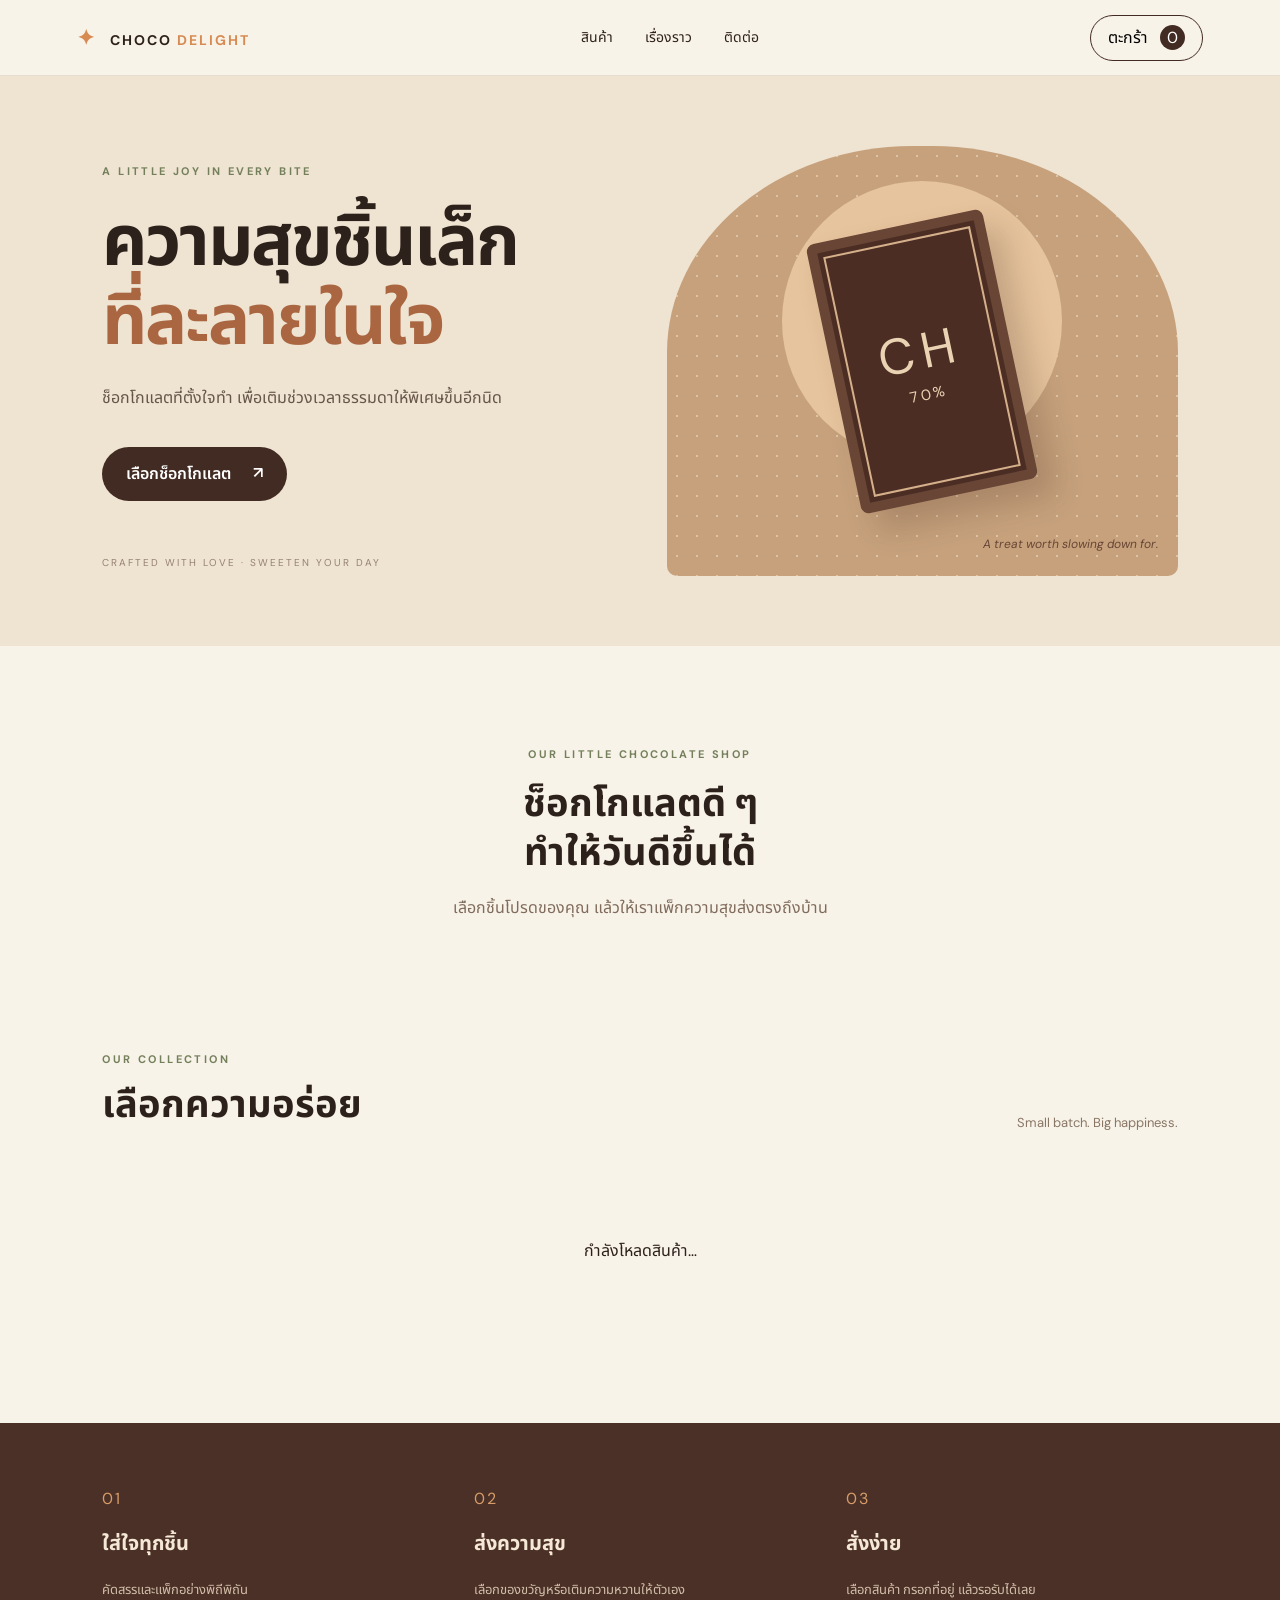
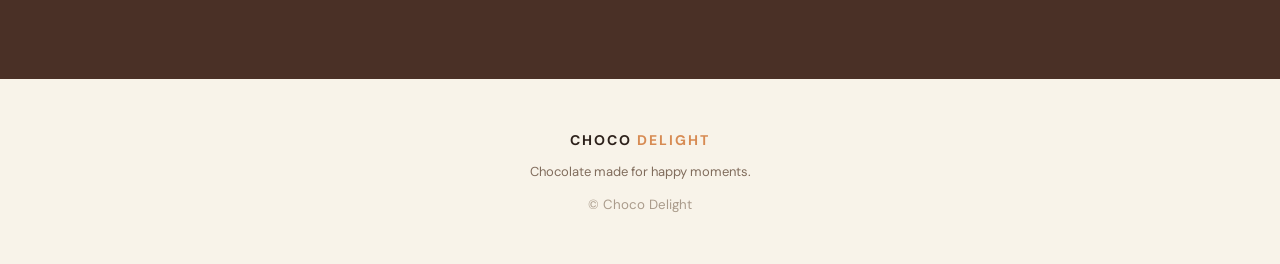
<file: index.html>
<!DOCTYPE html>
<html lang="th">
<head>
  <meta charset="UTF-8"><meta name="viewport" content="width=device-width, initial-scale=1">
  <title>Choco Delight | Chocolate made for happy moments</title>
  <meta name="description" content="เลือกช็อกโกแลตแสนอร่อยจาก Choco Delight">
  <link rel="stylesheet" href="style.css">
</head>
<body>
<header class="topbar"><a class="brand" href="#home"><span class="brand-mark">✦</span> CHOCO <span>DELIGHT</span></a><nav><a href="#products">สินค้า</a><a href="#story">เรื่องราว</a><a href="#footer">ติดต่อ</a></nav><button class="cart-btn" id="open-cart">ตะกร้า <span id="cart-count">0</span></button></header>
<main>
<section class="hero" id="home"><div class="hero-copy"><p class="eyebrow">A LITTLE JOY IN EVERY BITE</p><h1>ความสุขชิ้นเล็ก<br><em>ที่ละลายในใจ</em></h1><p>ช็อกโกแลตที่ตั้งใจทำ เพื่อเติมช่วงเวลาธรรมดาให้พิเศษขึ้นอีกนิด</p><a class="button dark" href="#products">เลือกช็อกโกแลต <span>↗</span></a><div class="hero-note">CRAFTED WITH LOVE · SWEETEN YOUR DAY</div></div><div class="hero-art"><div class="sun"></div><div class="hero-chocolate">CH<br><small>70%</small></div><div class="hero-caption">A treat worth slowing down for.</div></div></section>
<section class="intro" id="story"><p class="eyebrow">OUR LITTLE CHOCOLATE SHOP</p><h2>ช็อกโกแลตดี ๆ<br>ทำให้วันดีขึ้นได้</h2><p>เลือกชิ้นโปรดของคุณ แล้วให้เราแพ็กความสุขส่งตรงถึงบ้าน</p></section>
<section class="products-section" id="products"><div class="section-heading"><div><p class="eyebrow">OUR COLLECTION</p><h2>เลือกความอร่อย</h2></div><p>Small batch. Big happiness.</p></div><div id="product-grid" class="product-grid"><div class="loading">กำลังโหลดสินค้า…</div></div></section>
<section class="promise"><div><span>01</span><h3>ใส่ใจทุกชิ้น</h3><p>คัดสรรและแพ็กอย่างพิถีพิถัน</p></div><div><span>02</span><h3>ส่งความสุข</h3><p>เลือกของขวัญหรือเติมความหวานให้ตัวเอง</p></div><div><span>03</span><h3>สั่งง่าย</h3><p>เลือกสินค้า กรอกที่อยู่ แล้วรอรับได้เลย</p></div></section>
</main><footer id="footer"><a class="brand" href="#home">CHOCO <span>DELIGHT</span></a><p>Chocolate made for happy moments.</p><small>© Choco Delight</small></footer>
<div class="overlay" id="cart-overlay" hidden><aside class="drawer"><button class="close" id="close-cart">×</button><p class="eyebrow">YOUR ORDER</p><h2>ตะกร้าสินค้า</h2><div id="cart-items"></div><div class="cart-total"><span>ยอดรวม</span><strong id="cart-total">฿0</strong></div><button class="button dark full" id="checkout-btn">ดำเนินการสั่งซื้อ</button></aside></div>
<div class="overlay" id="checkout-overlay" hidden><section class="modal"><button class="close" id="close-checkout">×</button><p class="eyebrow">DELIVERY DETAILS</p><h2>ข้อมูลสำหรับจัดส่ง</h2><form id="checkout-form"><label>ชื่อผู้รับ<input name="name" required autocomplete="name"></label><label>เบอร์โทรศัพท์<input name="phone" required type="tel" autocomplete="tel"></label><label>ที่อยู่จัดส่ง<textarea name="address" required rows="3" autocomplete="street-address"></textarea></label><label>รหัสไปรษณีย์<input name="postcode" required inputmode="numeric"></label><label>หมายเหตุ<textarea name="note" rows="2"></textarea></label><button class="button dark full" type="submit">ยืนยันคำสั่งซื้อ</button></form><p id="checkout-status" class="status"></p></section></div>
<script src="script.js"></script></body></html>
</file>
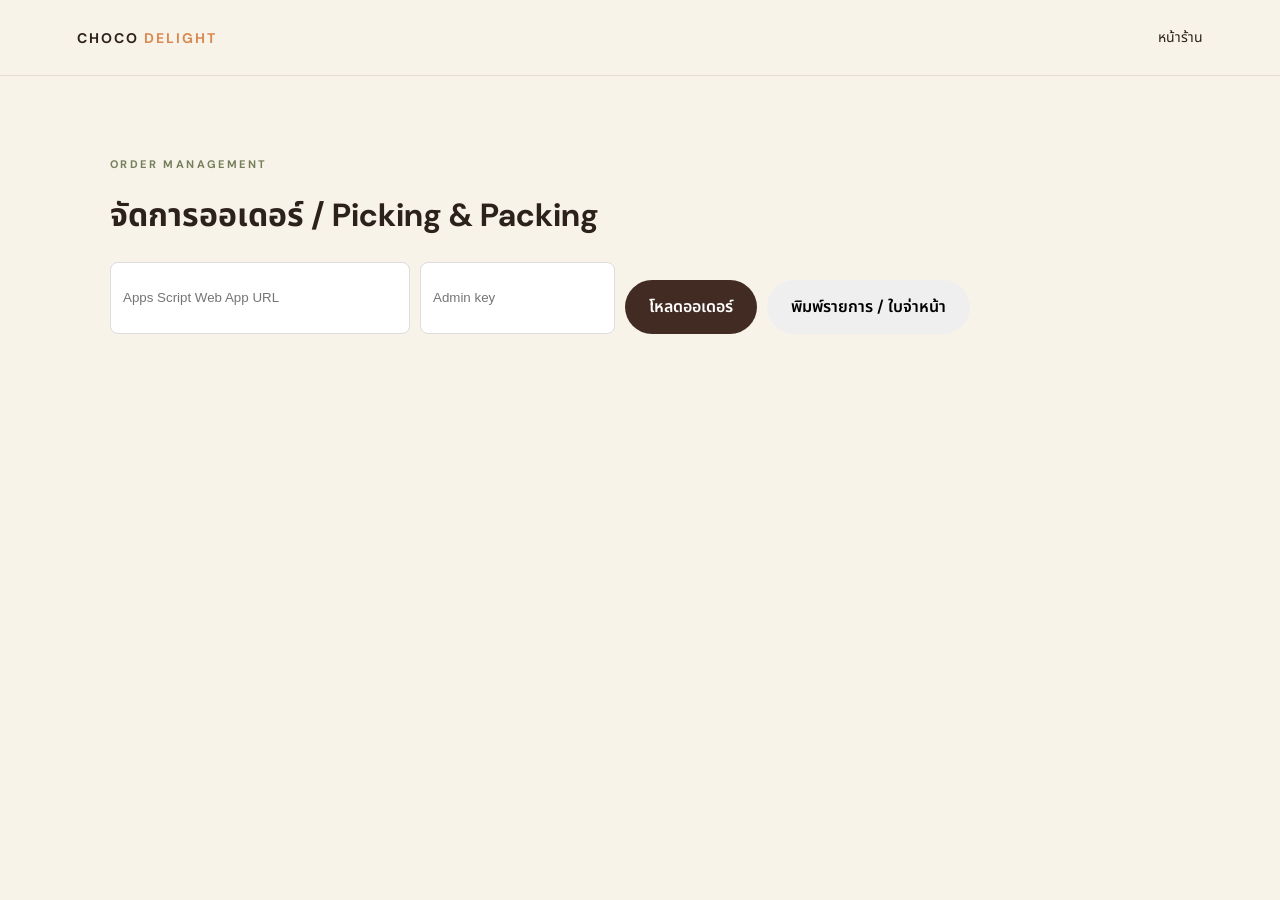
<file: admin.html>
<!doctype html><html lang="th"><head><meta charset="utf-8"><meta name="viewport" content="width=device-width,initial-scale=1"><title>Choco Delight | Order Admin</title><link rel="stylesheet" href="style.css"><style>.admin{max-width:1100px;margin:50px auto;padding:20px}.admin table{width:100%;border-collapse:collapse;background:#fffaf2}.admin th,.admin td{padding:12px;text-align:left;border-bottom:1px solid #ddd;vertical-align:top}.admin th{background:#e8d6c3}.admin input{padding:12px;border:1px solid #ddd;border-radius:8px}.admin button{cursor:pointer}.order-items{font-size:13px;color:#6e5a49}.toolbar{display:flex;gap:10px;flex-wrap:wrap;margin:20px 0}.status-select{padding:8px;border-radius:8px}.label-card{border:1px solid #333;padding:20px;margin:15px 0;max-width:380px;background:white;color:#111}.label-card .big{font-size:22px;font-weight:bold}@media print{.topbar,.toolbar,.hide-print{display:none!important}.admin{margin:0;padding:0}.label-card{break-inside:avoid}}</style></head><body><header class="topbar"><a class="brand" href="index.html">CHOCO <span>DELIGHT</span></a><nav><a href="index.html">หน้าร้าน</a></nav></header><main class="admin"><p class="eyebrow">ORDER MANAGEMENT</p><h1>จัดการออเดอร์ / Picking & Packing</h1><div class="toolbar hide-print"><input id="gas" placeholder="Apps Script Web App URL" style="min-width:300px"><input id="key" placeholder="Admin key"><button class="button dark" id="load">โหลดออเดอร์</button><button class="button" onclick="window.print()">พิมพ์รายการ / ใบจ่าหน้า</button></div><div id="status"></div><div id="orders"></div><div id="labels"></div></main><script>
const $=s=>document.querySelector(s);let orders=[],details=[];$('#load').onclick=load;async function load(){const u=$('#gas').value.trim(),k=$('#key').value.trim();if(!u||!k){$('#status').textContent='กรุณาใส่ URL และ Admin key';return;}$('#status').textContent='กำลังโหลด';try{const [a,b]=await Promise.all([fetch(u+'?action=orders&key='+encodeURIComponent(k)).then(r=>r.json()),fetch(u+'?action=orderitems&key='+encodeURIComponent(k)).then(r=>r.json())]);if(a.message==='Unauthorized'||b.message==='Unauthorized')throw Error('Admin key ไม่ถูกต้อง');orders=a.orders||[];details=b.items||[];render();$('#status').textContent='โหลดข้อมูลแล้ว';}catch(e){$('#status').textContent='โหลดไม่สำเร็จ: '+e.message;}}
function esc(s){return String(s??'').replace(/[&<>"']/g,c=>({'&':'&amp;','<':'&lt;','>':'&gt;','"':'&quot;',"'":'&#39;'}[c]));}function fmt(n){return '฿'+Number(n||0).toLocaleString('th-TH');}
function render(){const rows=orders.map(o=>{const items=details.filter(x=>x.Order_ID===o.Order_ID);const list=items.map(i=>`${esc(i.Product_Name)} (${esc(i.SKU)}) × ${i.Quantity}`).join('<br>');return `<tr><td><b>${esc(o.Order_ID)}</b><br>${new Date(o.Created_At).toLocaleString('th-TH')}</td><td>${esc(o.Customer_Name)}<br>${esc(o.Phone)}<br>${esc(o.Address)} ${esc(o.Postcode)}<br>${esc(o.Note)}</td><td class="order-items">${list}</td><td>${fmt(o.Total)}</td><td><select class="status-select" onchange="update('${esc(o.Order_ID)}',this.value)">${['Pending','Picking','Packed','Shipped','Cancelled'].map(s=>`<option ${s===o.Status?'selected':''}>${s}</option>`).join('')}</select></td><td><button onclick="label('${esc(o.Order_ID)}')">ใบจ่าหน้า</button></td></tr>`}).join('');$('#orders').innerHTML=orders.length?`<table><thead><tr><th>Order</th><th>ผู้รับ</th><th>รายการหยิบ</th><th>ยอด</th><th>สถานะ</th><th>เอกสาร</th></tr></thead><tbody>${rows}</tbody></table>`:'<p>ไม่มีคำสั่งซื้อ</p>';}
async function update(id,status){const u=$('#gas').value,k=$('#key').value;try{let r=await fetch(u,{method:'POST',headers:{'Content-Type':'text/plain;charset=utf-8'},body:JSON.stringify({action:'updateStatus',orderId:id,status,key:k})});let d=await r.json();if(!d.success)throw Error(d.message||'error');$('#status').textContent='ปรับสถานะแล้ว';}catch(e){$('#status').textContent='ปรับสถานะไม่สำเร็จ: '+e.message;}}
function label(id){const o=orders.find(x=>x.Order_ID===id);if(!o)return;$('#labels').innerHTML=`<div class="label-card"><small>CHOCO DELIGHT · SHIPPING LABEL</small><hr><div class="big">${esc(o.Customer_Name)}</div><p>${esc(o.Phone)}</p><p>${esc(o.Address)}</p><p>รหัสไปรษณีย์: ${esc(o.Postcode)}</p><p>Order: ${esc(o.Order_ID)}</p></div>`;window.scrollTo(0,$('#labels').offsetTop);}
</script></body></html>
</file>
<file: style.css>
@import url('https://fonts.googleapis.com/css2?family=DM+Sans:wght@400;500;600;700&family=Noto+Sans+Thai:wght@300;400;500;600&display=swap');
:root{--cream:#f8f3e9;--brown:#422b22;--cocoa:#76503d;--orange:#d78b53;--green:#74805b;--ink:#2d211b}*{box-sizing:border-box}body{margin:0;background:var(--cream);color:var(--ink);font-family:'DM Sans','Noto Sans Thai',sans-serif}a{color:inherit;text-decoration:none}.topbar{height:76px;padding:0 6%;display:flex;align-items:center;justify-content:space-between;border-bottom:1px solid #e6ddcf;background:#f8f3e9;position:sticky;top:0;z-index:5}.brand{font-weight:700;letter-spacing:2px;font-size:14px}.brand span{color:var(--orange)}.brand-mark{color:var(--orange);font-size:21px;margin-right:8px}.topbar nav{display:flex;gap:32px;font-size:14px}.cart-btn{border:1px solid var(--brown);background:transparent;border-radius:30px;padding:10px 17px;cursor:pointer;font:inherit}.cart-btn span{background:var(--brown);color:white;border-radius:50%;padding:2px 7px;margin-left:8px}.hero{min-height:570px;display:grid;grid-template-columns:1fr 1fr;padding:60px 8%;gap:5%;align-items:center;background:#efe3d2}.hero-copy{max-width:500px}.eyebrow{letter-spacing:2.4px;font-size:11px;color:var(--green);font-weight:700}.hero h1{font-size:clamp(40px,5.5vw,72px);line-height:1.12;letter-spacing:-2px;margin:24px 0}.hero h1 em{font-style:normal;color:#a96640}.hero-copy>p:not(.eyebrow){line-height:1.8;max-width:440px;color:#66564a}.button{border:0;border-radius:40px;padding:15px 24px;display:inline-flex;justify-content:center;gap:22px;cursor:pointer;font:inherit;font-weight:600;margin-top:18px}.button.dark{background:var(--brown);color:#fff}.button.full{width:100%}.hero-note{font-size:10px;letter-spacing:2px;color:#968271;margin-top:55px}.hero-art{height:430px;background:#c6a17c;border-radius:48% 48% 10px 10px;position:relative;overflow:hidden;display:grid;place-items:center;background-image:radial-gradient(#dec3a4 1px,transparent 1px);background-size:20px 20px}.sun{width:280px;height:280px;background:#e6c49d;border-radius:50%;position:absolute;top:35px}.hero-chocolate{z-index:1;background:#4b2d24;color:#ead3b3;width:180px;height:275px;border-radius:8px;transform:rotate(-12deg);box-shadow:15px 20px 30px #4b2d2438;display:grid;place-content:center;text-align:center;font-size:50px;letter-spacing:8px;border:10px solid #684535;outline:2px solid #d5b08a;outline-offset:-17px}.hero-chocolate small{font-size:15px;letter-spacing:3px}.hero-caption{position:absolute;bottom:24px;right:20px;color:#684535;font-size:12px;font-style:italic}.intro{text-align:center;padding:90px 20px 65px}.intro h2{font-size:38px;line-height:1.3;margin:18px}.intro>p:last-child{color:#806c5c}.products-section{padding:40px 8% 100px}.section-heading{display:flex;justify-content:space-between;align-items:end;margin-bottom:35px}.section-heading h2{font-size:38px;margin:10px 0}.section-heading>p{color:#897665;font-size:13px}.product-grid{display:grid;grid-template-columns:repeat(3,minmax(0,1fr));gap:24px}.product-card{background:#fffaf2;border-radius:8px;overflow:hidden}.product-image{height:290px;display:grid;place-items:center;background:#e8d6c3;overflow:hidden}.product-image img{width:100%;height:100%;object-fit:cover}.image-placeholder{font-size:60px;color:#79543d}.product-info{padding:22px}.product-info h3{font-size:20px;margin:5px 0}.product-info p{font-size:13px;color:#78695b;min-height:40px;line-height:1.6}.price-row{display:flex;align-items:center;justify-content:space-between;margin-top:18px}.price{font-weight:700}.add-btn{border:1px solid var(--brown);background:transparent;border-radius:50%;width:42px;height:42px;font-size:22px;cursor:pointer}.add-btn:hover{background:var(--brown);color:white}.promise{background:#4a3026;color:#f6e8d6;padding:65px 8%;display:grid;grid-template-columns:repeat(3,1fr);gap:40px}.promise span{color:#d69b69;letter-spacing:2px}.promise h3{font-size:20px}.promise p{font-size:13px;color:#d2bda9;line-height:1.7}footer{padding:50px 8%;text-align:center}footer p{color:#806c5c;font-size:13px}footer small{color:#aa9b8b}.overlay{position:fixed;inset:0;background:#24171199;z-index:20;display:flex;justify-content:flex-end}.overlay[hidden]{display:none}.drawer{background:var(--cream);width:min(460px,100%);height:100%;padding:35px;overflow:auto;position:relative}.close{border:0;background:none;font-size:32px;cursor:pointer;position:absolute;right:24px;top:15px}.drawer h2,.modal h2{font-size:28px}.cart-item{display:flex;justify-content:space-between;gap:10px;border-bottom:1px solid #e3d7c7;padding:15px 0}.cart-item small{display:block;color:#847263}.qty{display:flex;align-items:center;gap:9px}.qty button{width:28px;height:28px;border:1px solid #c8b8a5;border-radius:50%;background:transparent;cursor:pointer}.cart-total{display:flex;justify-content:space-between;margin:25px 0;font-size:18px}.modal{margin:auto;background:var(--cream);width:min(480px,94%);max-height:95vh;overflow:auto;border-radius:12px;padding:35px;position:relative}.modal form{display:grid;gap:15px}.modal label{display:grid;gap:7px;font-size:14px}.modal input,.modal textarea{border:1px solid #d8c9b8;background:#fffaf3;border-radius:8px;padding:12px;font:inherit}.status{font-size:13px;color:var(--green);line-height:1.6}.loading{text-align:center;grid-column:1/-1;padding:60px}.empty{padding:20px;color:#806c5c;text-align:center}.stock-note{font-size:11px!important;min-height:0!important}@media(max-width:800px){.topbar{padding:0 4%;height:65px}.topbar nav{gap:15px}.hero{grid-template-columns:1fr;padding:45px 6%}.hero-art{height:330px}.hero-note{margin-top:30px}.product-grid{grid-template-columns:repeat(2,1fr)}.products-section{padding:40px 5% 70px}.promise{padding:50px 6%;gap:20px}.section-heading{align-items:start;gap:15px;flex-direction:column}}@media(max-width:520px){.topbar nav{display:none}.product-grid{grid-template-columns:1fr}.product-image{height:260px}.promise{grid-template-columns:1fr}.intro h2{font-size:30px}.section-heading h2{font-size:30px}.drawer{padding:28px}}
</file>
